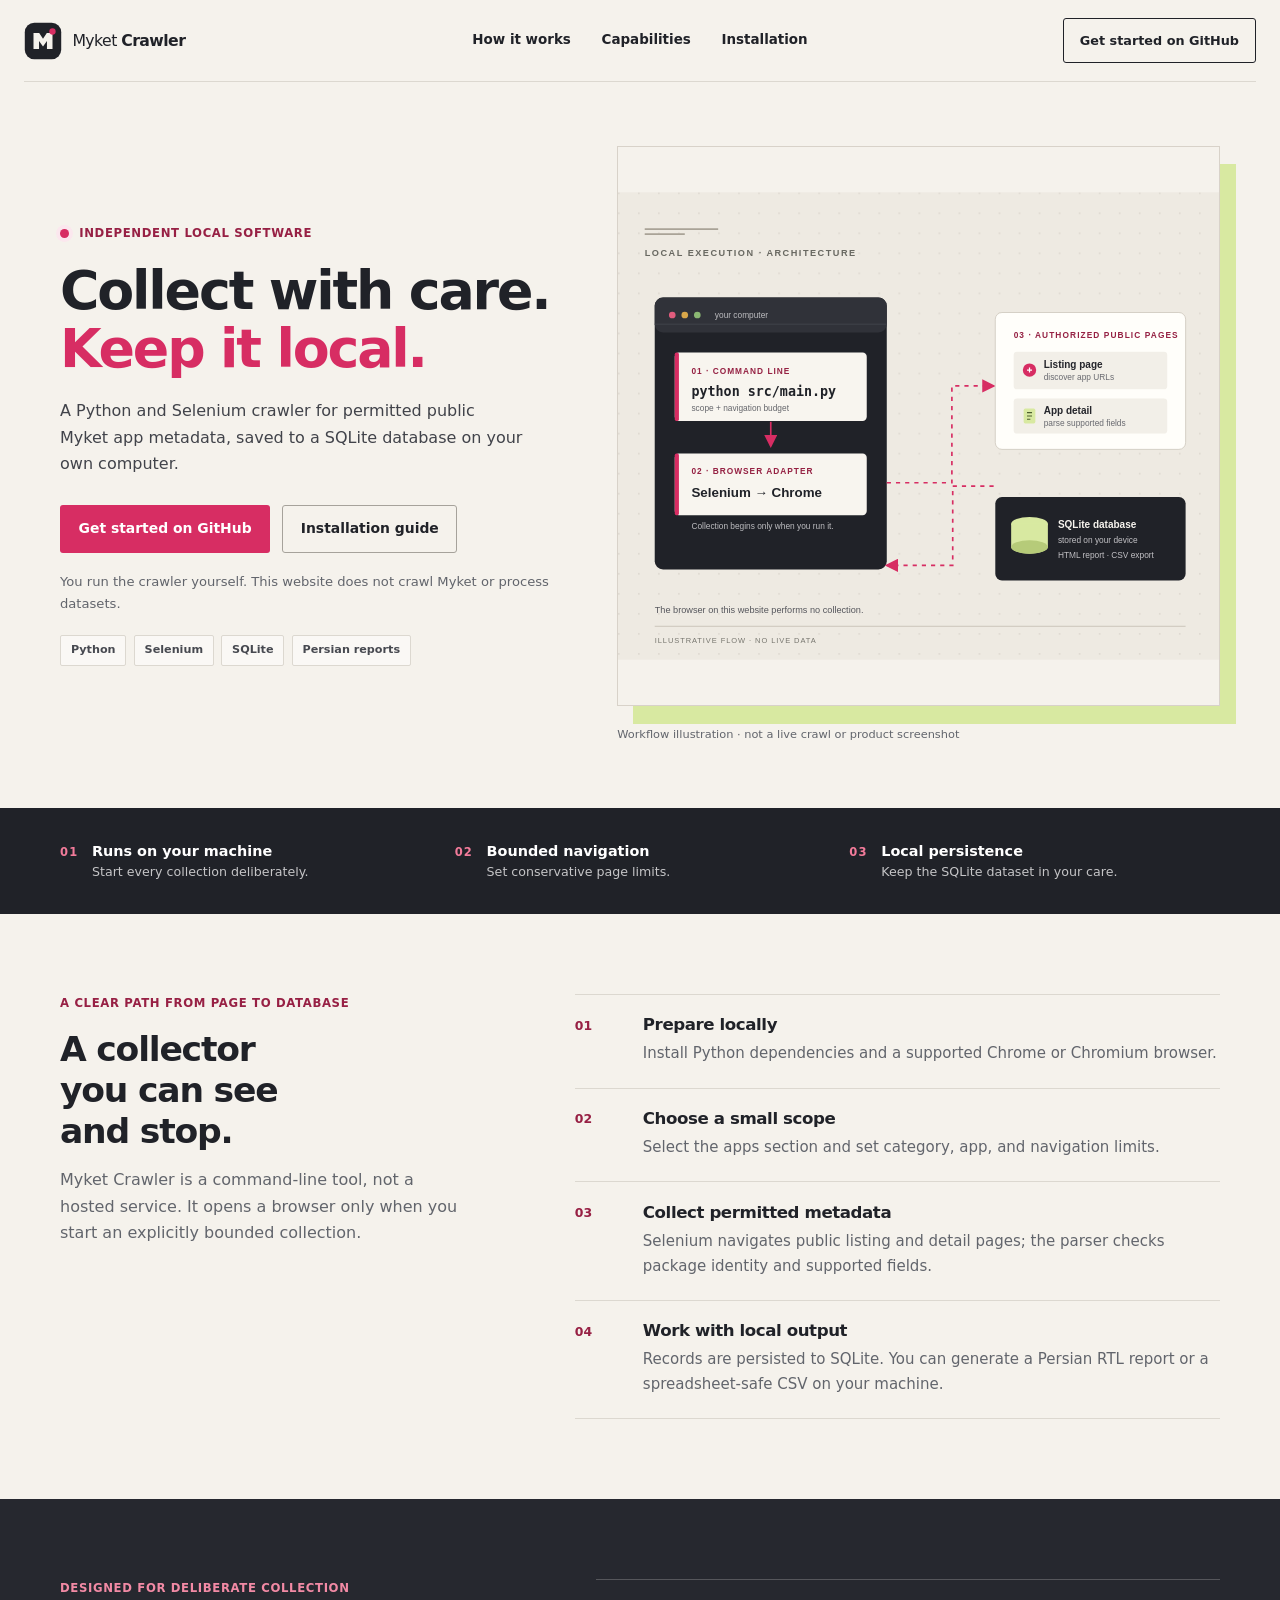
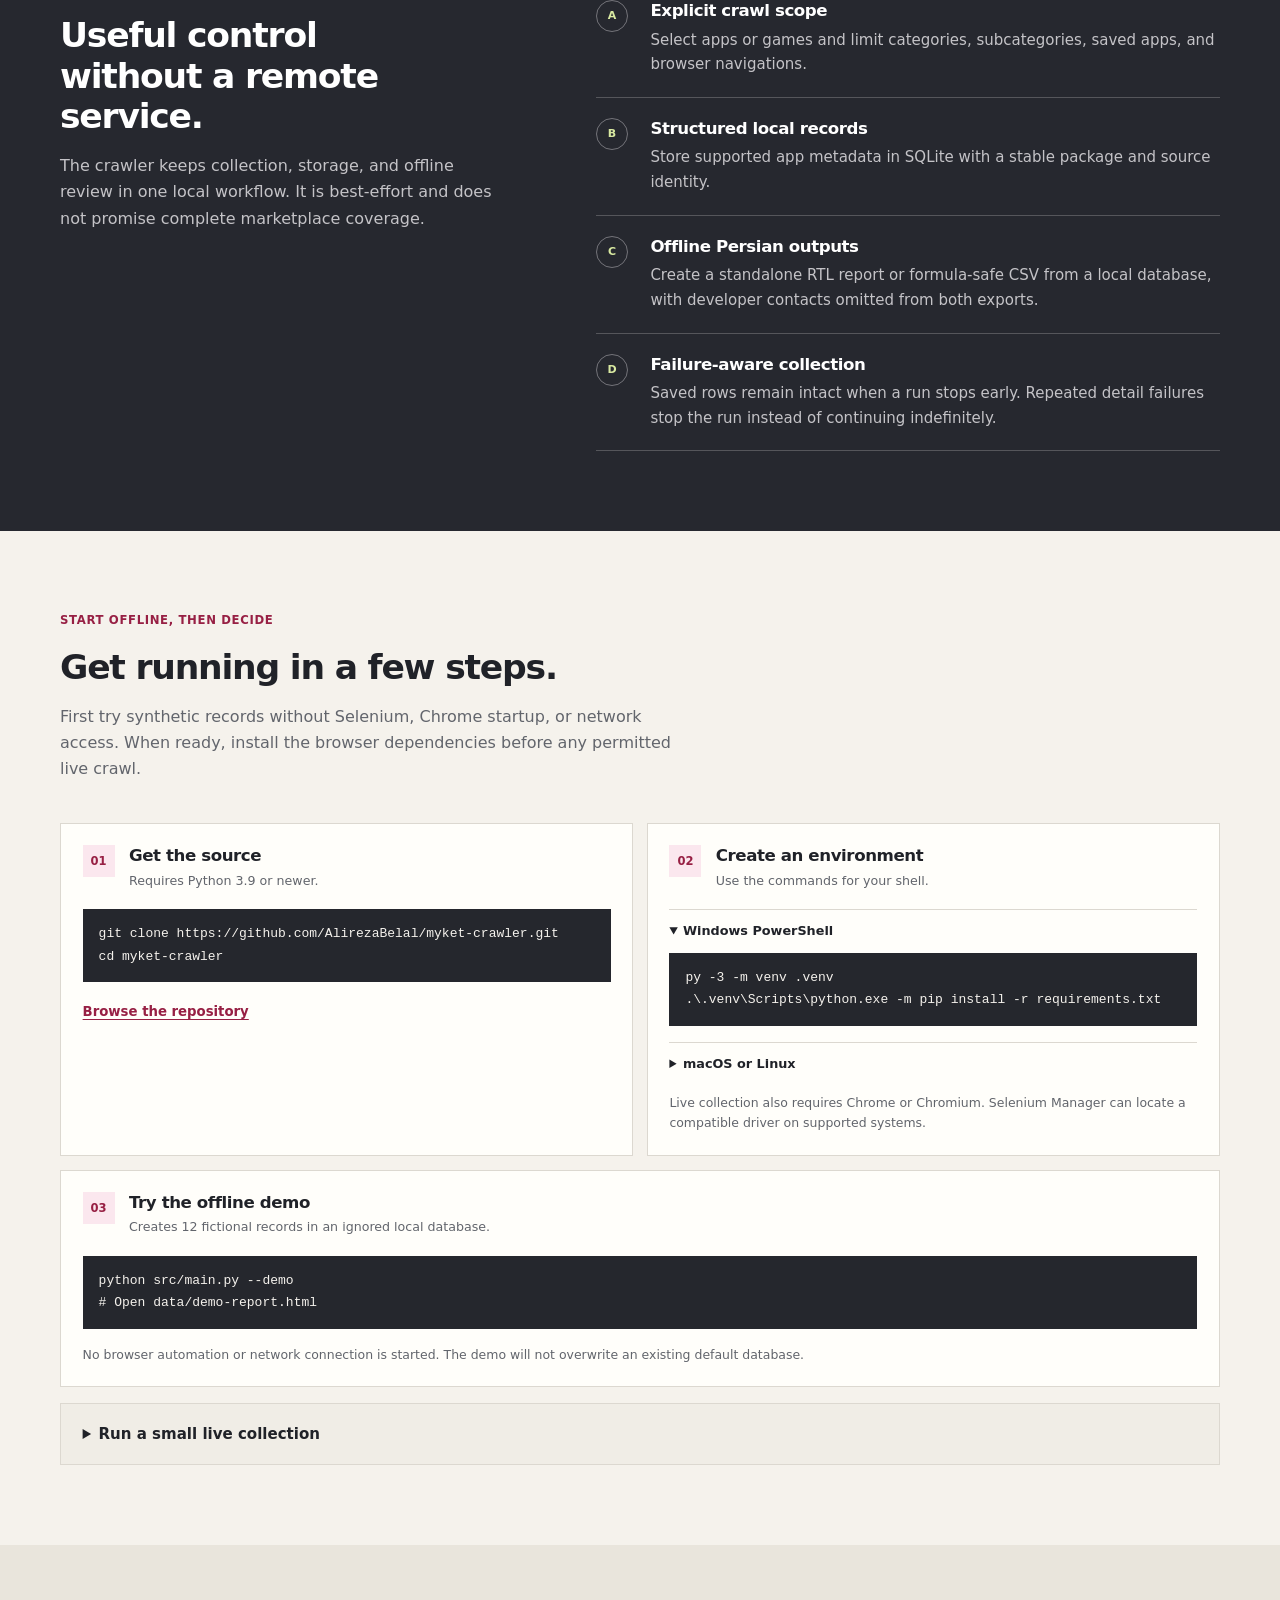
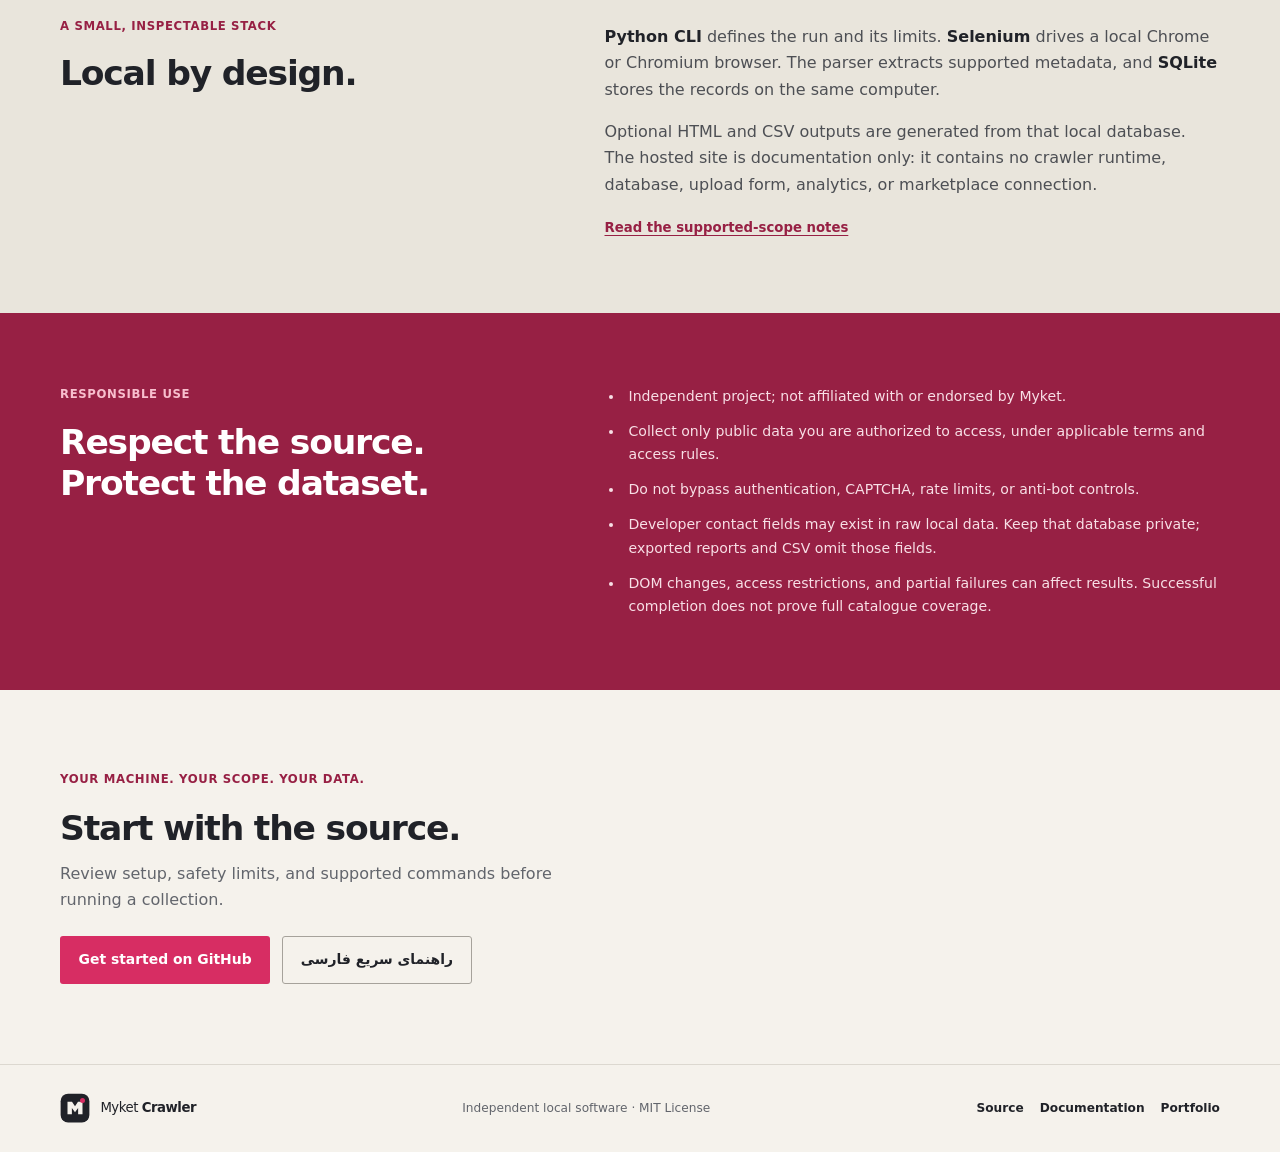
<file: site/index.html>
<!doctype html>
<html lang="en">
  <head>
    <meta charset="utf-8">
    <meta name="viewport" content="width=device-width, initial-scale=1">
    <meta name="theme-color" content="#f5f2ec">
    <meta name="description" content="Myket Crawler is a local Python and Selenium tool for collecting permitted public Android app metadata into SQLite.">
    <meta name="robots" content="index,follow">
    <meta http-equiv="Content-Security-Policy" content="default-src 'self'; img-src 'self'; style-src 'self'; font-src 'self'; script-src 'none'; connect-src 'none'; object-src 'none'; base-uri 'self'; form-action 'none'">
    <link rel="canonical" href="https://alirezabelal.github.io/myket-crawler/">
    <link rel="icon" href="./assets/myket-mark.svg" type="image/svg+xml">
    <link rel="stylesheet" href="./styles.css">
    <meta property="og:type" content="website">
    <meta property="og:title" content="Myket Crawler — Local app metadata research">
    <meta property="og:description" content="A deliberately bounded Python and Selenium crawler with local SQLite storage and offline Persian reports.">
    <meta property="og:url" content="https://alirezabelal.github.io/myket-crawler/">
    <title>Myket Crawler — Local Android app research</title>
  </head>
  <body>
    <a class="skip-link" href="#main">Skip to content</a>
    <header class="site-header">
      <a class="wordmark" href="#top" aria-label="Myket Crawler home">
        <img src="./assets/myket-mark.svg" width="38" height="38" alt="">
        <span>Myket <b>Crawler</b></span>
      </a>
      <nav class="site-nav" aria-label="Main navigation">
        <a href="#workflow">How it works</a>
        <a href="#capabilities">Capabilities</a>
        <a href="#install">Installation</a>
      </nav>
      <a class="header-cta" href="https://github.com/AlirezaBelal/myket-crawler" target="_blank" rel="noopener noreferrer">Get started on GitHub</a>
    </header>

    <main id="main">
      <section class="hero section-shell" id="top" aria-labelledby="hero-title">
        <div class="hero-copy">
          <p class="eyebrow"><span class="signal-dot" aria-hidden="true"></span>Independent local software</p>
          <h1 id="hero-title">Collect with care.<br><span>Keep it local.</span></h1>
          <p class="hero-lede">A Python and Selenium crawler for permitted public Myket app metadata, saved to a SQLite database on your own computer.</p>
          <div class="hero-actions">
            <a class="button button-primary" href="https://github.com/AlirezaBelal/myket-crawler" target="_blank" rel="noopener noreferrer">Get started on GitHub</a>
            <a class="button button-secondary" href="#install">Installation guide</a>
          </div>
          <p class="hero-note">You run the crawler yourself. This website does not crawl Myket or process datasets.</p>
          <ul class="technology-list" aria-label="Technology">
            <li>Python</li><li>Selenium</li><li>SQLite</li><li>Persian reports</li>
          </ul>
        </div>
        <figure class="hero-art">
          <img src="./assets/crawler-workflow.svg" width="720" height="560" alt="Illustration of a local Python crawler following a permitted Myket page to collect app metadata into a SQLite database on the user's computer.">
          <figcaption>Workflow illustration · not a live crawl or product screenshot</figcaption>
        </figure>
      </section>

      <section class="fact-rail" aria-label="Product boundaries">
        <div><span class="fact-number">01</span><p><strong>Runs on your machine</strong><br>Start every collection deliberately.</p></div>
        <div><span class="fact-number">02</span><p><strong>Bounded navigation</strong><br>Set conservative page limits.</p></div>
        <div><span class="fact-number">03</span><p><strong>Local persistence</strong><br>Keep the SQLite dataset in your care.</p></div>
      </section>

      <section class="section-shell workflow-section" id="workflow" aria-labelledby="workflow-title">
        <div class="section-heading">
          <p class="eyebrow">A clear path from page to database</p>
          <h2 id="workflow-title">A collector you can see<br>and stop.</h2>
          <p>Myket Crawler is a command-line tool, not a hosted service. It opens a browser only when you start an explicitly bounded collection.</p>
        </div>
        <ol class="workflow-list">
          <li><span class="step-index">01</span><div><h3>Prepare locally</h3><p>Install Python dependencies and a supported Chrome or Chromium browser.</p></div></li>
          <li><span class="step-index">02</span><div><h3>Choose a small scope</h3><p>Select the apps section and set category, app, and navigation limits.</p></div></li>
          <li><span class="step-index">03</span><div><h3>Collect permitted metadata</h3><p>Selenium navigates public listing and detail pages; the parser checks package identity and supported fields.</p></div></li>
          <li><span class="step-index">04</span><div><h3>Work with local output</h3><p>Records are persisted to SQLite. You can generate a Persian RTL report or a spreadsheet-safe CSV on your machine.</p></div></li>
        </ol>
      </section>

      <section class="capabilities-section" id="capabilities" aria-labelledby="capabilities-title">
        <div class="section-shell capabilities-layout">
          <div class="section-heading">
            <p class="eyebrow">Designed for deliberate collection</p>
            <h2 id="capabilities-title">Useful control<br>without a remote service.</h2>
            <p>The crawler keeps collection, storage, and offline review in one local workflow. It is best-effort and does not promise complete marketplace coverage.</p>
          </div>
          <div class="capability-list">
            <article><span class="capability-mark" aria-hidden="true">A</span><div><h3>Explicit crawl scope</h3><p>Select apps or games and limit categories, subcategories, saved apps, and browser navigations.</p></div></article>
            <article><span class="capability-mark" aria-hidden="true">B</span><div><h3>Structured local records</h3><p>Store supported app metadata in SQLite with a stable package and source identity.</p></div></article>
            <article><span class="capability-mark" aria-hidden="true">C</span><div><h3>Offline Persian outputs</h3><p>Create a standalone RTL report or formula-safe CSV from a local database, with developer contacts omitted from both exports.</p></div></article>
            <article><span class="capability-mark" aria-hidden="true">D</span><div><h3>Failure-aware collection</h3><p>Saved rows remain intact when a run stops early. Repeated detail failures stop the run instead of continuing indefinitely.</p></div></article>
          </div>
        </div>
      </section>

      <section class="section-shell install-section" id="install" aria-labelledby="install-title">
        <div class="section-heading install-heading">
          <p class="eyebrow">Start offline, then decide</p>
          <h2 id="install-title">Get running in a few steps.</h2>
          <p>First try synthetic records without Selenium, Chrome startup, or network access. When ready, install the browser dependencies before any permitted live crawl.</p>
        </div>

        <div class="install-grid">
          <article class="install-panel">
            <div class="panel-heading"><span class="panel-step">01</span><div><h3>Get the source</h3><p>Requires Python 3.9 or newer.</p></div></div>
            <pre tabindex="0" aria-label="Command example"><code>git clone https://github.com/AlirezaBelal/myket-crawler.git
cd myket-crawler</code></pre>
            <a class="text-link" href="https://github.com/AlirezaBelal/myket-crawler" target="_blank" rel="noopener noreferrer">Browse the repository</a>
          </article>
          <article class="install-panel">
            <div class="panel-heading"><span class="panel-step">02</span><div><h3>Create an environment</h3><p>Use the commands for your shell.</p></div></div>
            <details class="command-details" open>
              <summary>Windows PowerShell</summary>
              <pre tabindex="0" aria-label="Command example"><code>py -3 -m venv .venv
.\.venv\Scripts\python.exe -m pip install -r requirements.txt</code></pre>
            </details>
            <details class="command-details">
              <summary>macOS or Linux</summary>
              <pre tabindex="0" aria-label="Command example"><code>python3 -m venv .venv
. .venv/bin/activate
python -m pip install -r requirements.txt</code></pre>
            </details>
            <p class="support-note">Live collection also requires Chrome or Chromium. Selenium Manager can locate a compatible driver on supported systems.</p>
          </article>
          <article class="install-panel install-panel-wide">
            <div class="panel-heading"><span class="panel-step">03</span><div><h3>Try the offline demo</h3><p>Creates 12 fictional records in an ignored local database.</p></div></div>
            <pre tabindex="0" aria-label="Command example"><code>python src/main.py --demo
# Open data/demo-report.html</code></pre>
            <p class="support-note">No browser automation or network connection is started. The demo will not overwrite an existing default database.</p>
          </article>
        </div>

        <details class="live-run">
          <summary>Run a small live collection</summary>
          <div class="live-run-content">
            <p>Only continue after confirming that the pages and data you intend to access are permitted. Review applicable Myket terms and access rules, use conservative delays, and never bypass authentication, CAPTCHA, rate limits, or anti-bot controls.</p>
            <pre tabindex="0" aria-label="Command example"><code>python src/main.py --section apps --category-limit 1 \
  --subcategory-limit 1 --max-apps 3 --max-navigations 20</code></pre>
            <p>This example targets at most three successful saves and twenty calls to Selenium <code>driver.get()</code>. That limit does not cap browser subresources, redirects, or requests initiated by a page. A capped or partially failed run exits with status 1 and keeps saved records.</p>
            <p>The database defaults to <code>data/myket_results.db</code>. Raw records may contain optional developer contact fields; keep the database private and review data-handling obligations before sharing it.</p>
          </div>
        </details>
      </section>

      <section class="architecture-section" aria-labelledby="architecture-title">
        <div class="section-shell architecture-layout">
          <div class="section-heading">
            <p class="eyebrow">A small, inspectable stack</p>
            <h2 id="architecture-title">Local by design.</h2>
          </div>
          <div class="architecture-copy">
            <p><strong>Python CLI</strong> defines the run and its limits. <strong>Selenium</strong> drives a local Chrome or Chromium browser. The parser extracts supported metadata, and <strong>SQLite</strong> stores the records on the same computer.</p>
            <p>Optional HTML and CSV outputs are generated from that local database. The hosted site is documentation only: it contains no crawler runtime, database, upload form, analytics, or marketplace connection.</p>
            <a class="text-link" href="https://github.com/AlirezaBelal/myket-crawler/blob/master/PRODUCT.md" target="_blank" rel="noopener noreferrer">Read the supported-scope notes</a>
          </div>
        </div>
      </section>

      <section class="responsible-section" aria-labelledby="responsible-title">
        <div class="section-shell responsible-layout">
          <div><p class="eyebrow">Responsible use</p><h2 id="responsible-title">Respect the source.<br>Protect the dataset.</h2></div>
          <ul>
            <li>Independent project; not affiliated with or endorsed by Myket.</li>
            <li>Collect only public data you are authorized to access, under applicable terms and access rules.</li>
            <li>Do not bypass authentication, CAPTCHA, rate limits, or anti-bot controls.</li>
            <li>Developer contact fields may exist in raw local data. Keep that database private; exported reports and CSV omit those fields.</li>
            <li>DOM changes, access restrictions, and partial failures can affect results. Successful completion does not prove full catalogue coverage.</li>
          </ul>
        </div>
      </section>

      <section class="final-cta section-shell" aria-labelledby="final-title">
        <p class="eyebrow">Your machine. Your scope. Your data.</p>
        <h2 id="final-title">Start with the source.</h2>
        <p>Review setup, safety limits, and supported commands before running a collection.</p>
        <div class="hero-actions">
          <a class="button button-primary" href="https://github.com/AlirezaBelal/myket-crawler" target="_blank" rel="noopener noreferrer">Get started on GitHub</a>
          <a class="button button-secondary" href="https://github.com/AlirezaBelal/myket-crawler/blob/master/QUICKSTART.fa.md" target="_blank" rel="noopener noreferrer">راهنمای سریع فارسی</a>
        </div>
      </section>
    </main>

    <footer class="site-footer">
      <a class="wordmark footer-wordmark" href="#top"><img src="./assets/myket-mark.svg" width="30" height="30" alt=""><span>Myket <b>Crawler</b></span></a>
      <p>Independent local software · MIT License</p>
      <nav aria-label="Footer navigation"><a href="https://github.com/AlirezaBelal/myket-crawler" target="_blank" rel="noopener noreferrer">Source</a><a href="https://github.com/AlirezaBelal/myket-crawler/blob/master/README.md" target="_blank" rel="noopener noreferrer">Documentation</a><a href="https://alirezabelal.github.io/work/lab/myket-crawler/" target="_blank" rel="noopener noreferrer">Portfolio</a></nav>
    </footer>
  </body>
</html>
</file>
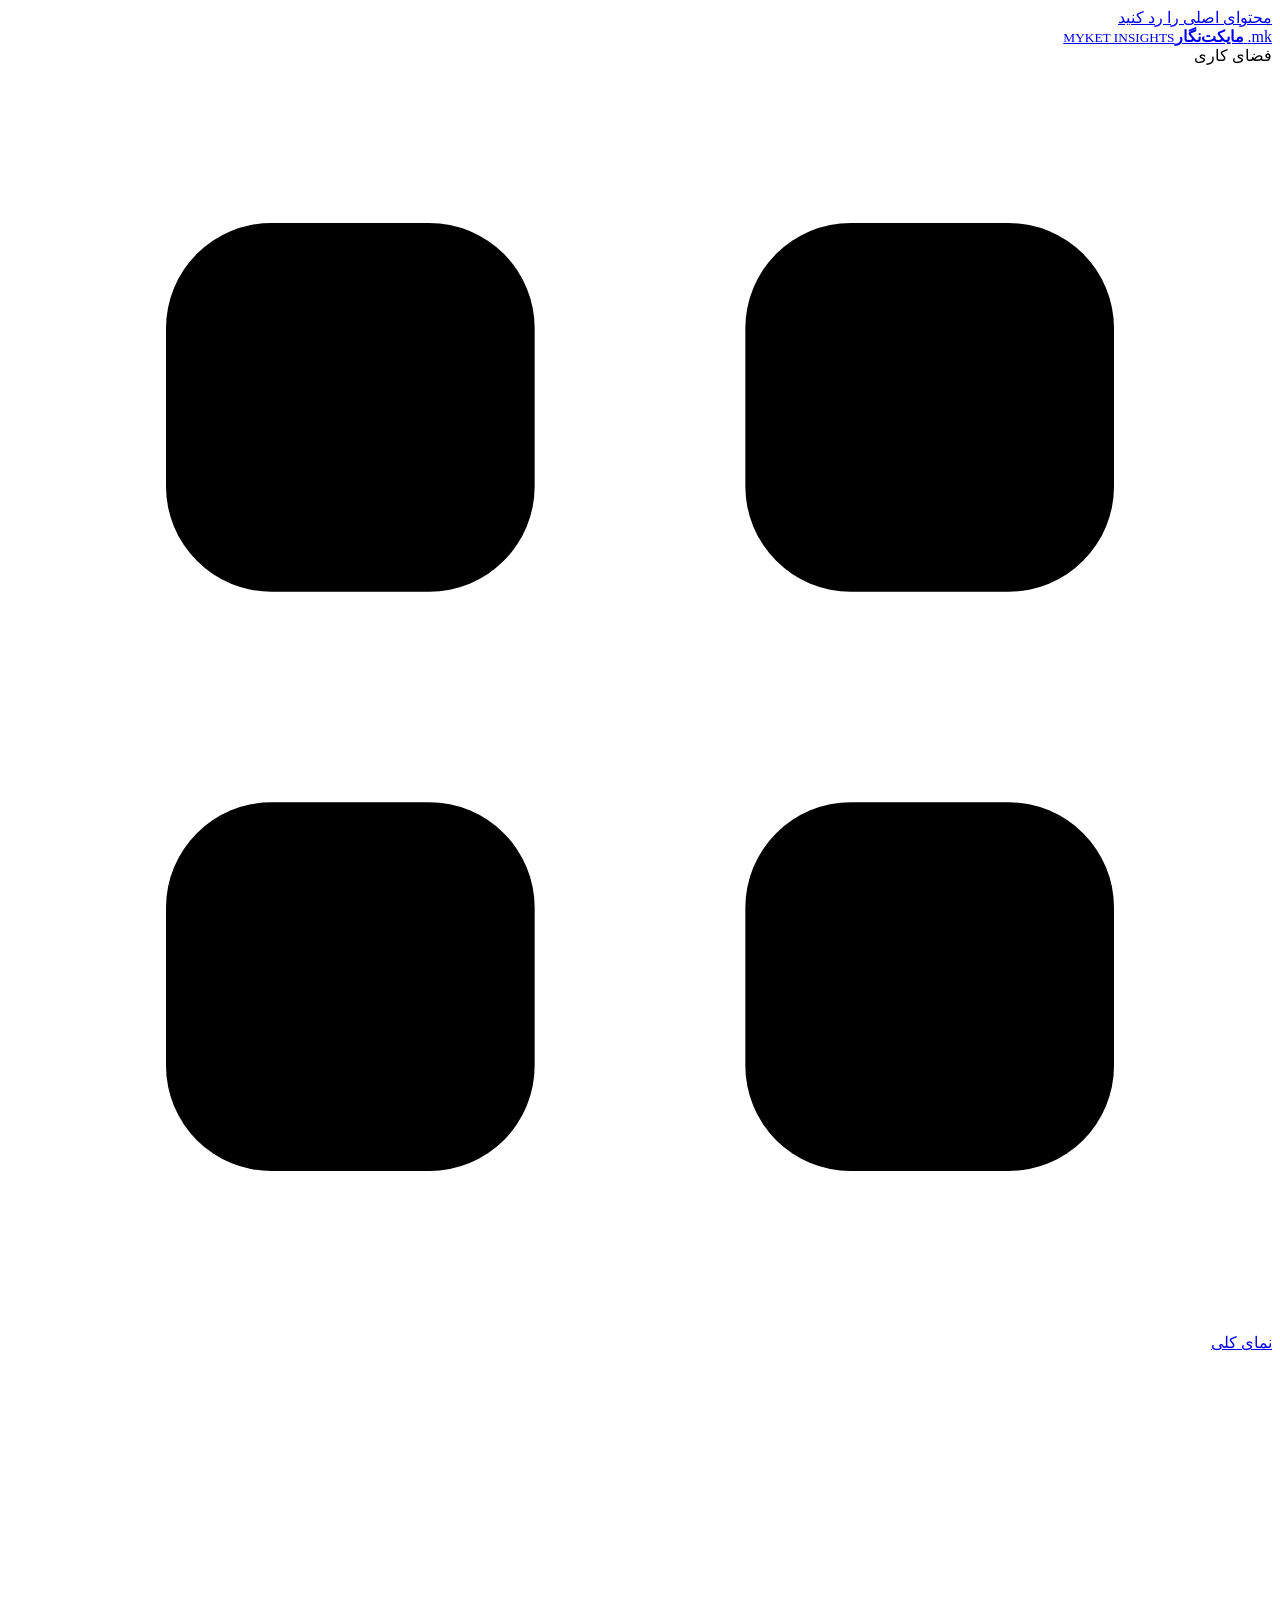
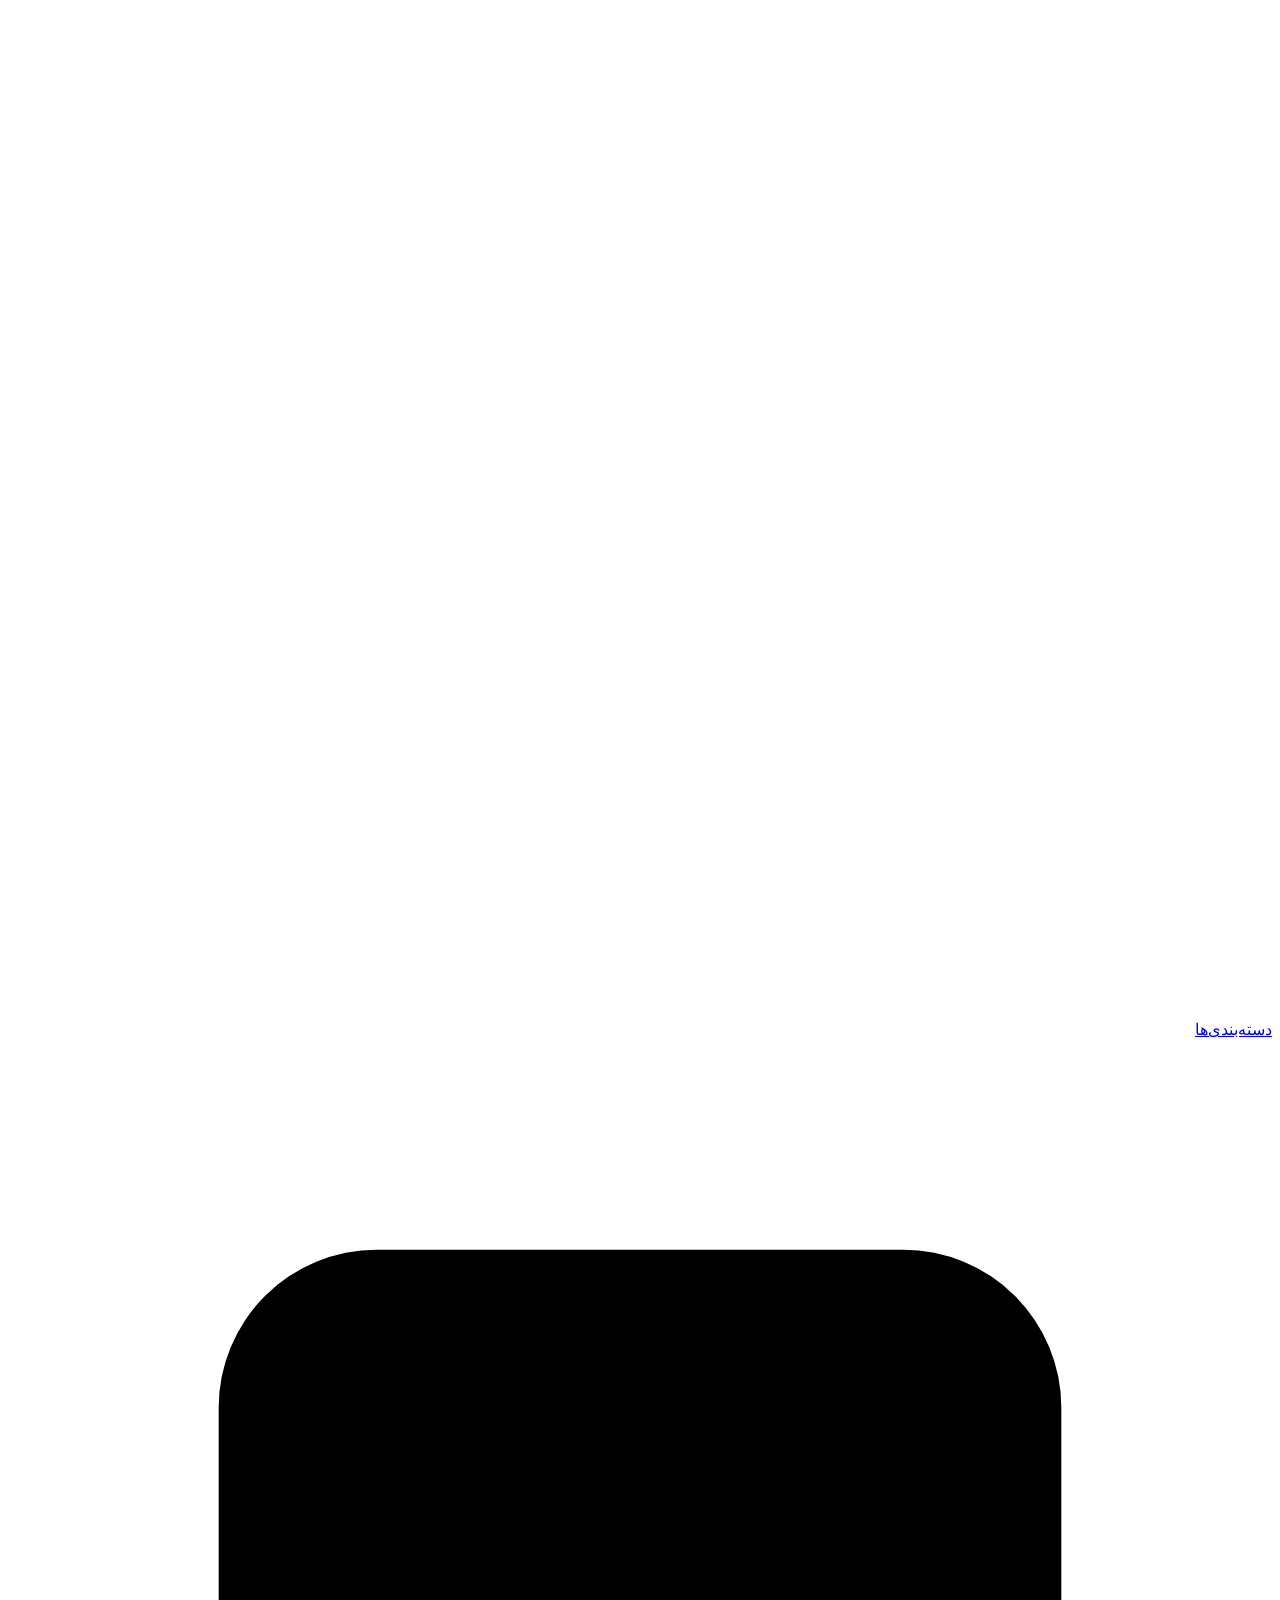
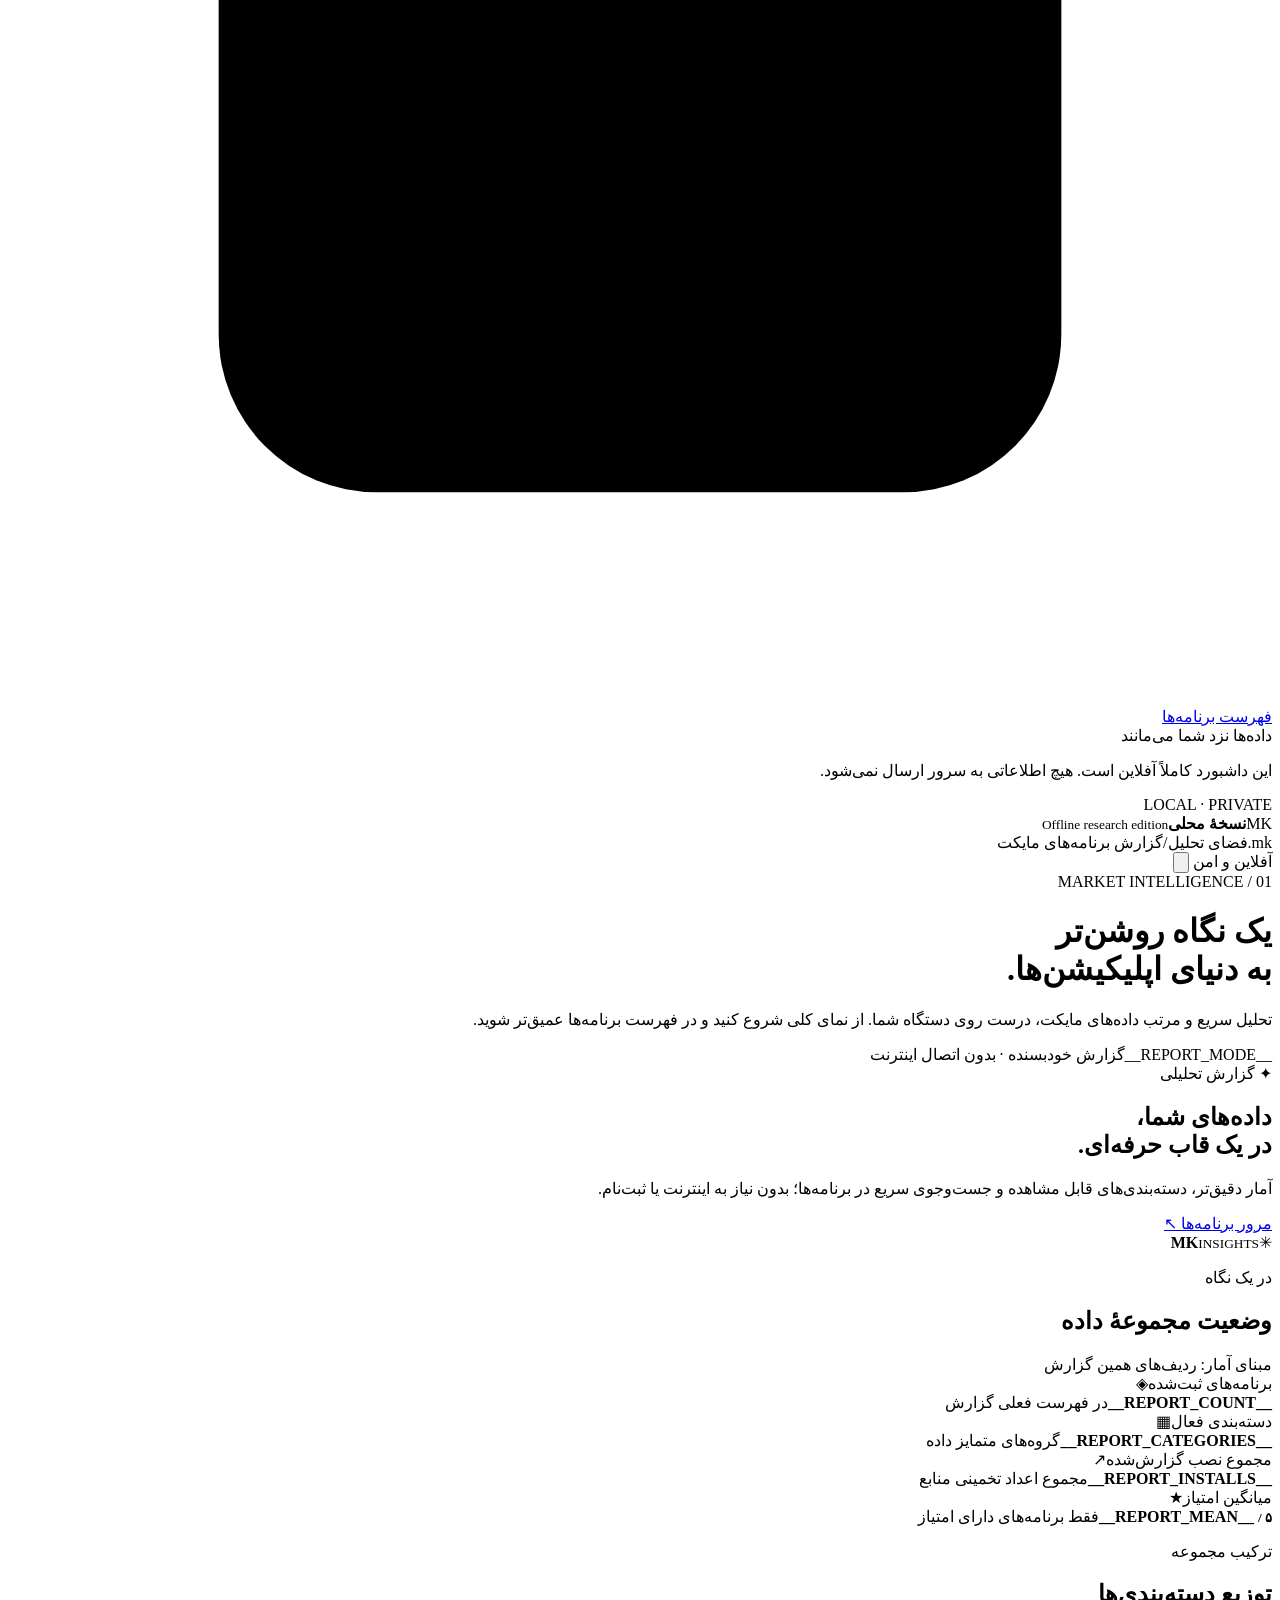
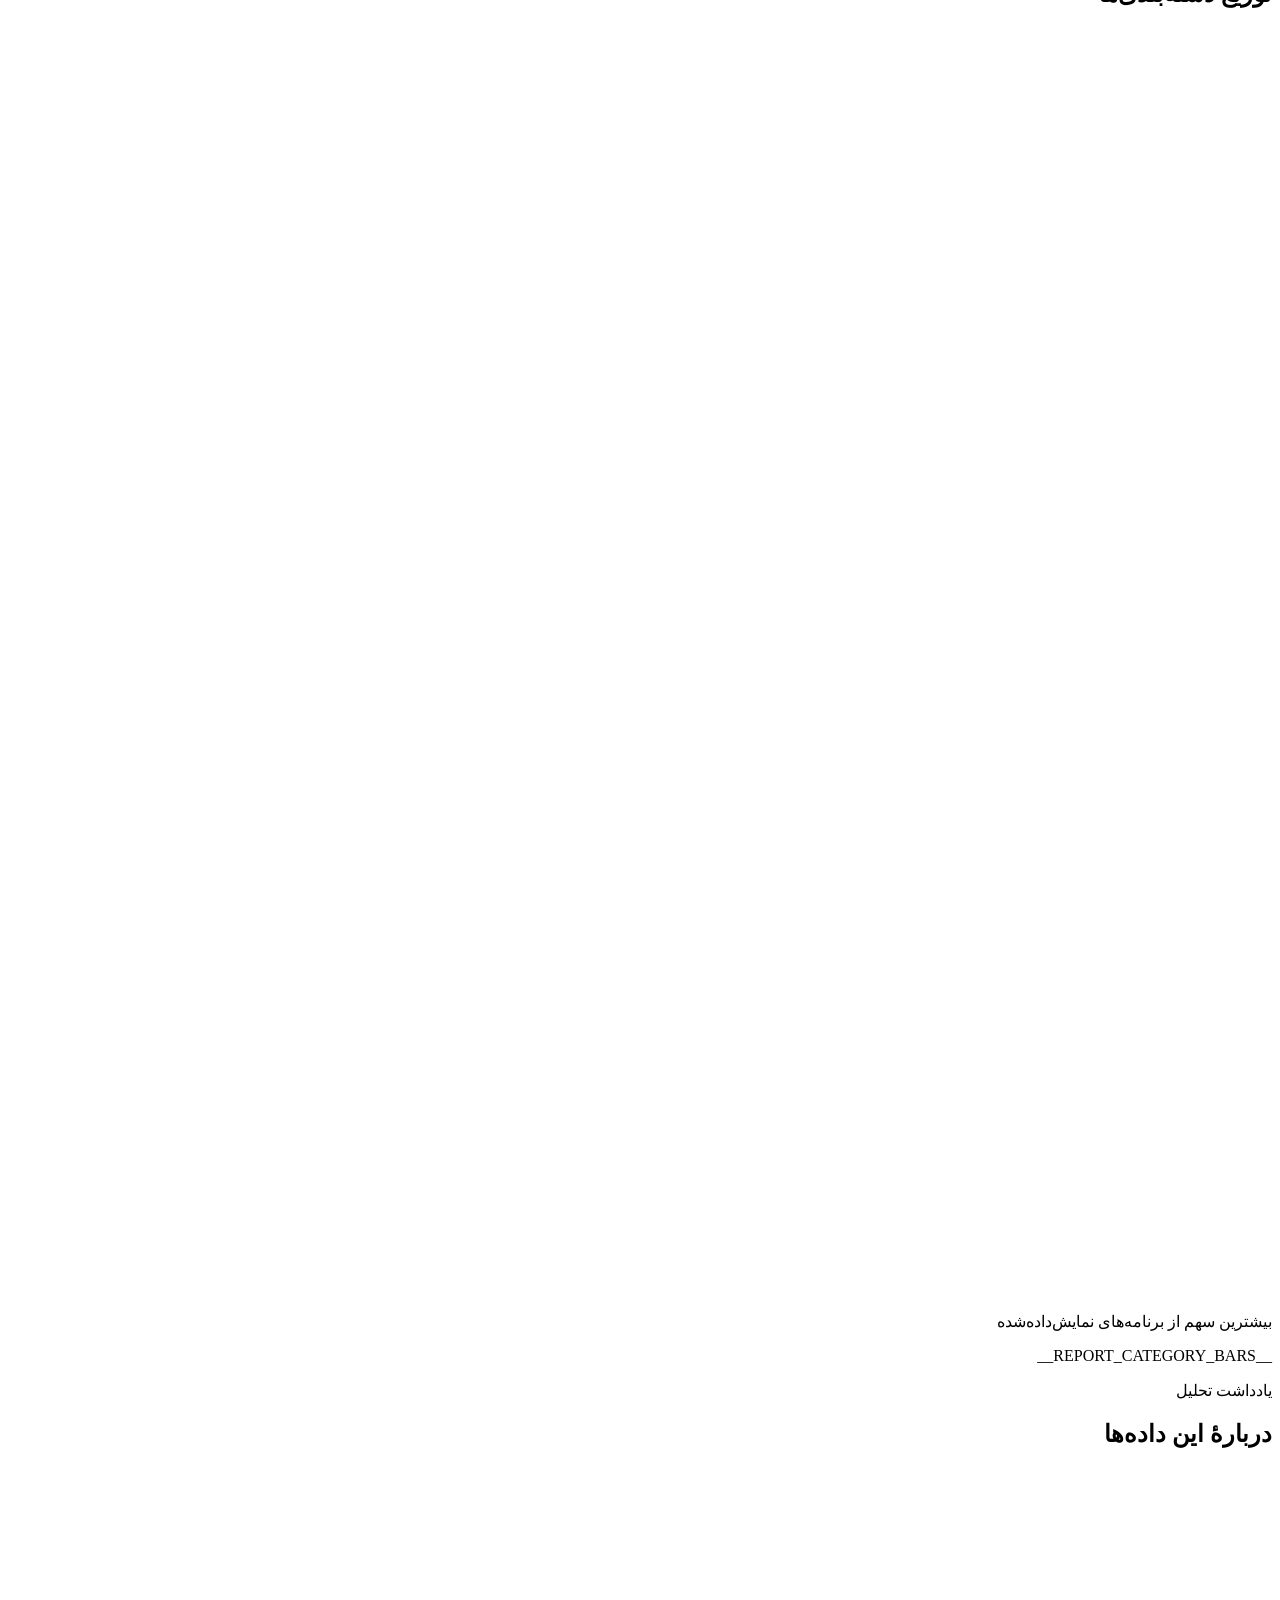
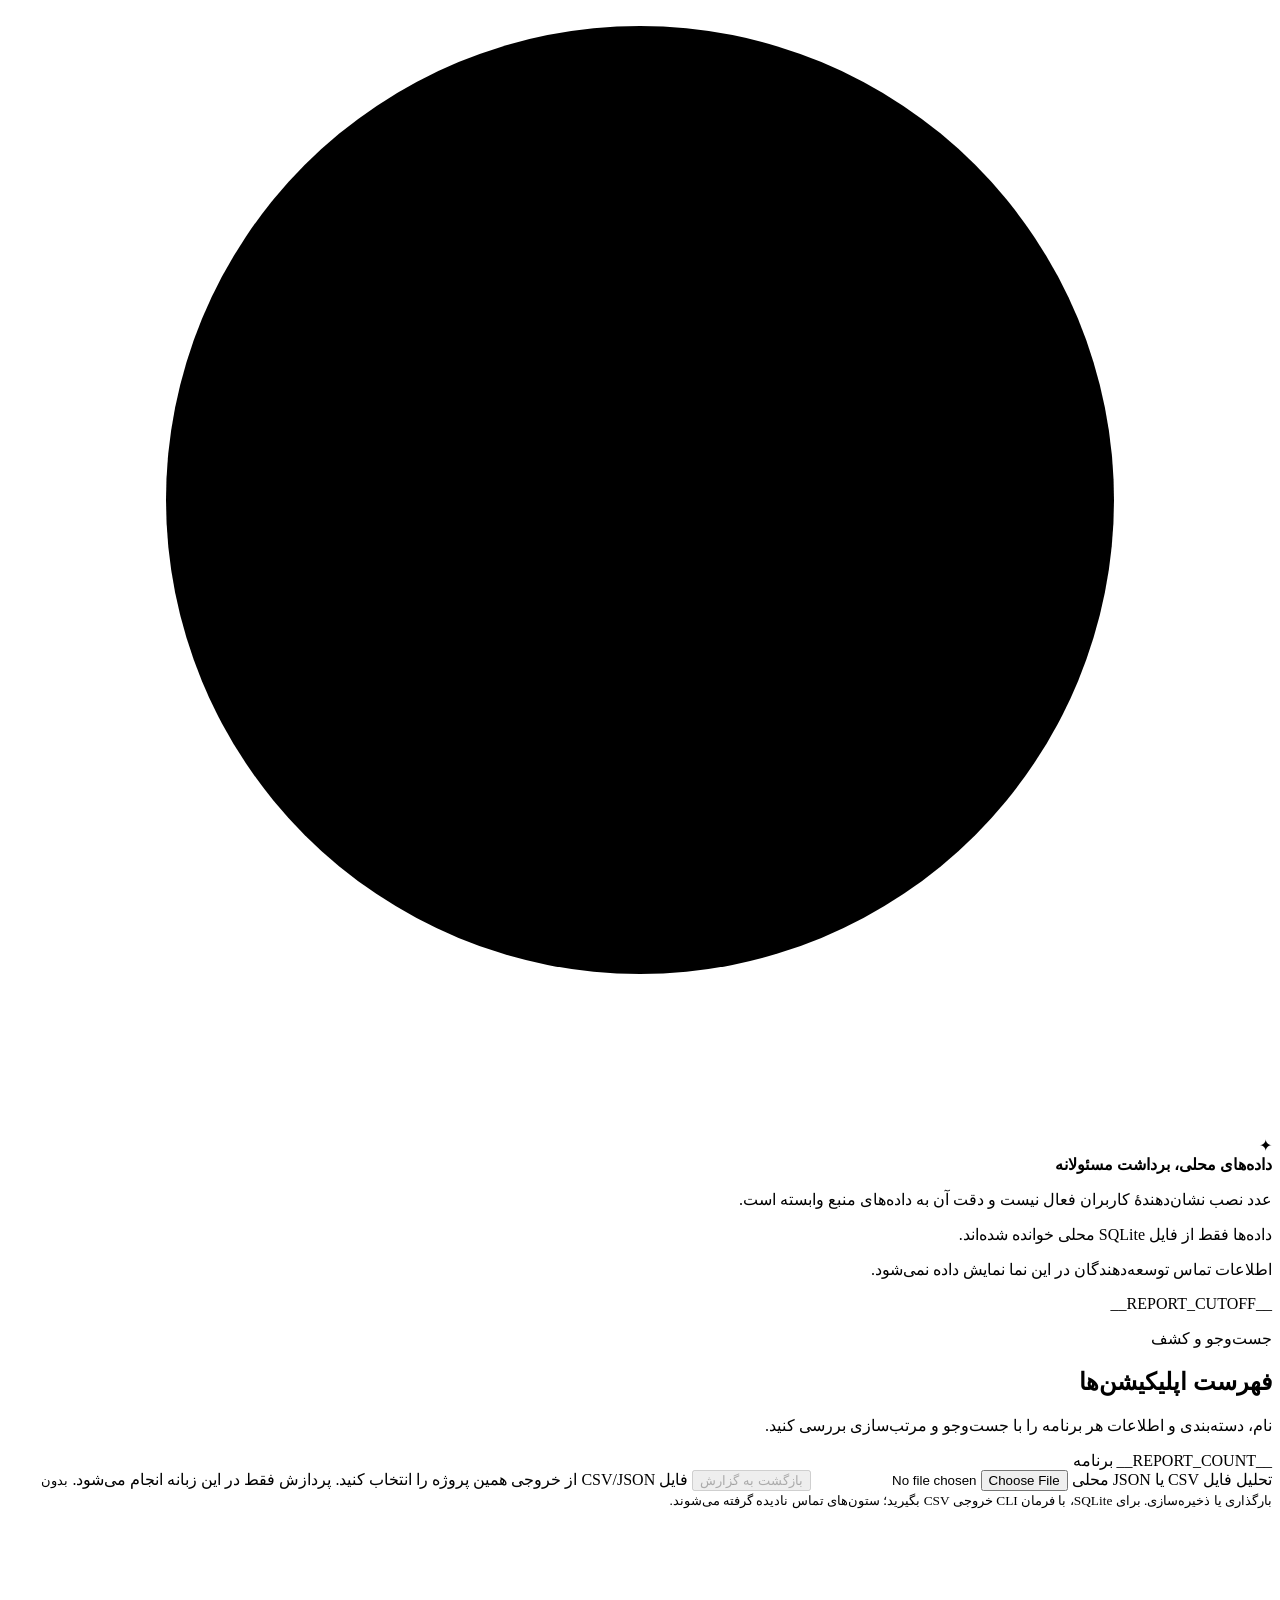
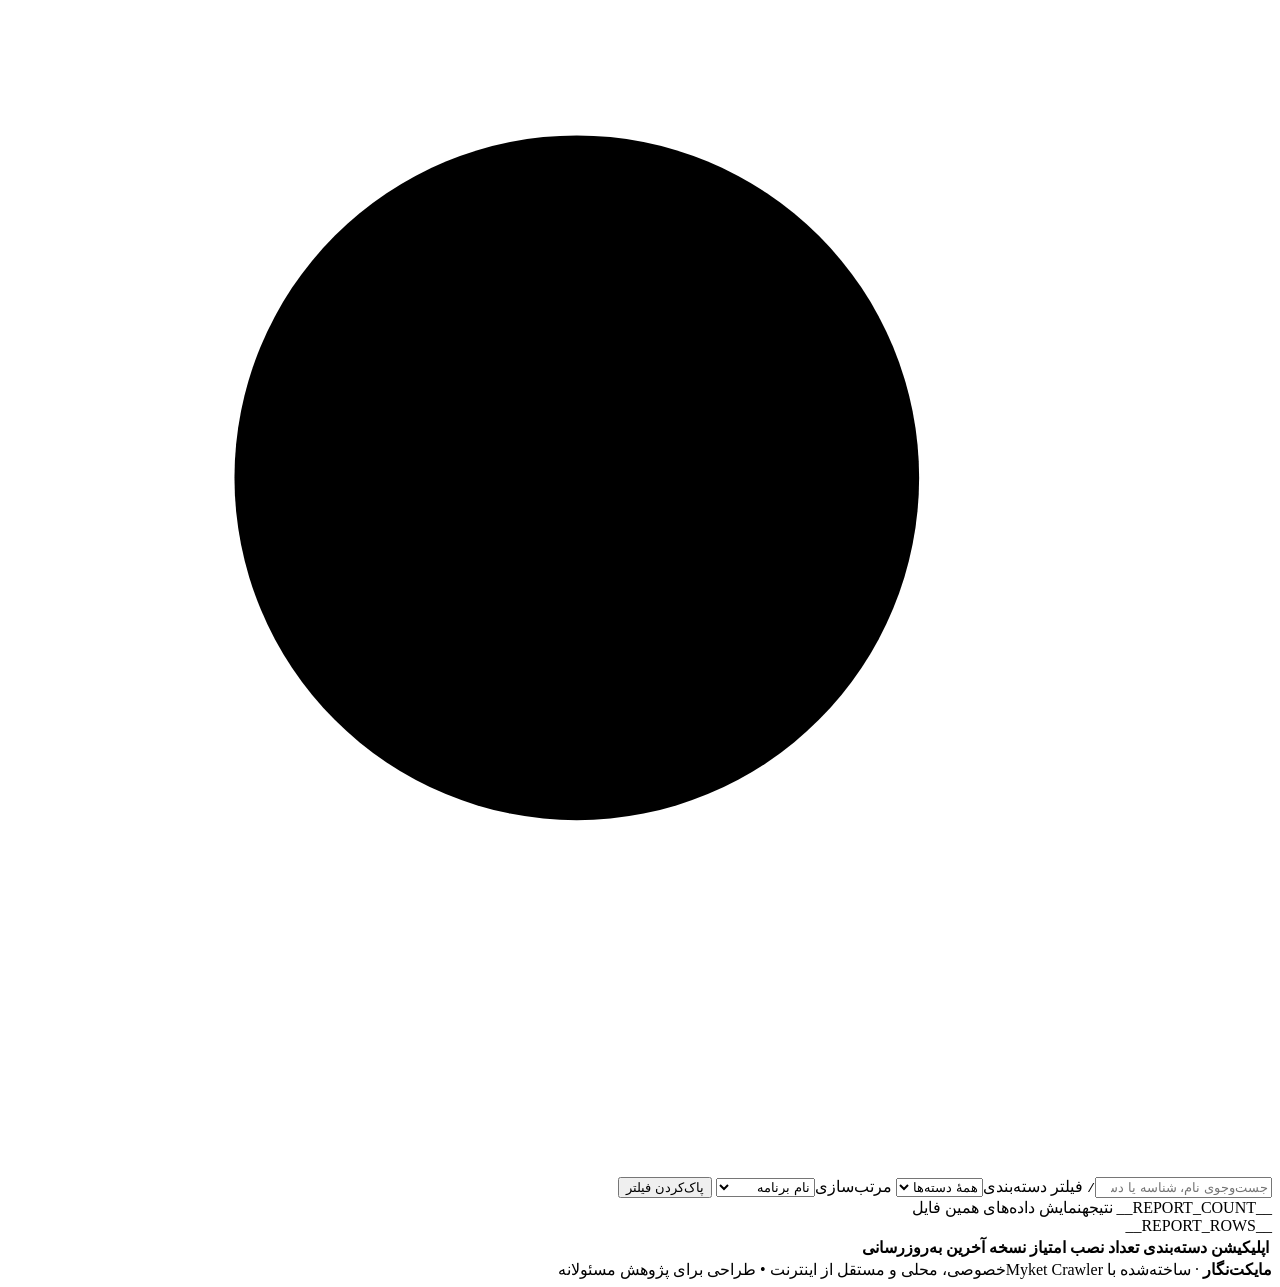
<file: src/report_template.html>
<!doctype html>
<html lang="fa" dir="rtl">
<head>
  <meta charset="utf-8">
  <link rel="icon" href="./favicon.svg" type="image/svg+xml">
  <meta name="viewport" content="width=device-width, initial-scale=1">
  <meta name="color-scheme" content="light dark">
  <meta http-equiv="Content-Security-Policy" content="default-src 'none'; img-src 'self'; font-src 'none'; connect-src 'none'; script-src 'unsafe-inline'; style-src 'unsafe-inline'; base-uri 'none'; form-action 'none'">
  <title>مایکت | داشبورد پژوهش بازار</title>
  <style>__REPORT_STYLE__</style>
</head>
<body>
  <a class="skip-link" href="#overview">محتوای اصلی را رد کنید</a>
<div class="app-shell">
  <aside class="sidebar" aria-label="منوی گزارش">
    <a class="identity" href="#overview" aria-label="بازگشت به نمای کلی">
      <span class="brand-mark" aria-hidden="true"><span class="mark-dot"></span><span>mk.</span></span>
      <span class="identity-copy"><strong>مایکت‌نگار</strong><small>MYKET INSIGHTS</small></span>
    </a>
    <div class="sidebar-section-label">فضای کاری</div>
    <nav class="sidebar-nav" aria-label="بخش‌های گزارش">
      <a class="nav-link selected" href="#overview" aria-current="location">
        <svg viewBox="0 0 24 24" aria-hidden="true"><rect x="3" y="3" width="7" height="7" rx="2"/><rect x="14" y="3" width="7" height="7" rx="2"/><rect x="3" y="14" width="7" height="7" rx="2"/><rect x="14" y="14" width="7" height="7" rx="2"/></svg>
        <span>نمای کلی</span><span class="nav-indicator"></span>
      </a>
      <a class="nav-link" href="#categories">
        <svg viewBox="0 0 24 24" aria-hidden="true"><path d="M4 19V11M10 19V5M16 19v-9M22 19v-5" stroke-linecap="round"/></svg>
        <span>دسته‌بندی‌ها</span>
      </a>
      <a class="nav-link" href="#inventory">
        <svg viewBox="0 0 24 24" aria-hidden="true"><rect x="4" y="4" width="16" height="16" rx="3"/><path d="M8 9h8M8 13h8M8 17h5" stroke-linecap="round"/></svg>
        <span>فهرست برنامه‌ها</span>
      </a>
    </nav>
    <div class="sidebar-note">
      <span class="note-glow" aria-hidden="true"></span>
      <div class="note-heading">داده‌ها نزد شما می‌مانند</div>
      <p>این داشبورد کاملاً آفلاین است. هیچ اطلاعاتی به سرور ارسال نمی‌شود.</p>
      <div class="note-footer"><span class="signal" aria-hidden="true"></span> LOCAL · PRIVATE</div>
    </div>
    <div class="sidebar-bottom"><span class="sidebar-avatar" aria-hidden="true">MK</span><span><strong>نسخهٔ محلی</strong><small>Offline research edition</small></span></div>
  </aside>

  <div class="workspace">
    <header class="topbar">
      <div class="crumbs"><span class="mobile-brand">mk.</span><span class="crumb-primary">فضای تحلیل</span><span class="slash">/</span><span>گزارش برنامه‌های مایکت</span></div>
      <div class="top-actions">
        <span class="connection-badge"><span class="signal" aria-hidden="true"></span> آفلاین و امن</span>
        <button id="theme-toggle" class="icon-button" type="button" aria-label="تغییر تم روشن و تیره" aria-pressed="false" title="تغییر تم">
          <svg viewBox="0 0 24 24" aria-hidden="true"><path d="M20 15.2A8 8 0 0 1 8.8 4 8 8 0 1 0 20 15.2Z" stroke-linejoin="round"/></svg>
        </button>
      </div>
    </header>

    <main class="content" id="overview" tabindex="-1">
      <div class="section-heading">
        <div><div class="eyebrow"><span class="eyebrow-rule" aria-hidden="true"></span> MARKET INTELLIGENCE / 01</div>
          <h1>یک نگاه روشن‌تر<br><span>به دنیای اپلیکیشن‌ها.</span></h1>
          <p class="introduction">تحلیل سریع و مرتب داده‌های مایکت، درست روی دستگاه شما. از نمای کلی شروع کنید و در فهرست برنامه‌ها عمیق‌تر شوید.</p>
        </div>
        <div class="heading-aside"><span class="report-mode">__REPORT_MODE__</span><span class="report-subtitle">گزارش خودبسنده · بدون اتصال اینترنت</span></div>
      </div>

      <section class="hero" aria-label="معرفی داشبورد">
        <div class="hero-pattern" aria-hidden="true"><span></span><span></span><span></span></div>
        <div class="hero-text"><span class="hero-kicker"><span class="hero-spark" aria-hidden="true">✦</span> گزارش تحلیلی</span><h2>داده‌های شما،<br>در یک قاب حرفه‌ای.</h2><p>آمار دقیق‌تر، دسته‌بندی‌های قابل مشاهده و جست‌وجوی سریع در برنامه‌ها؛ بدون نیاز به اینترنت یا ثبت‌نام.</p><a href="#inventory" class="hero-link">مرور برنامه‌ها <span aria-hidden="true">↖</span></a></div>
        <div class="hero-visual" aria-hidden="true"><div class="visual-orbit orbit-one"></div><div class="visual-orbit orbit-two"></div><div class="visual-core"><span class="visual-core-star">✳</span><strong>MK</strong><small>INSIGHTS</small></div><div class="floating-dot dot-a"></div><div class="floating-dot dot-b"></div></div>
      </section>

      <section class="overview-section" aria-labelledby="overview-title">
        <div class="inline-heading"><div><p class="overline">در یک نگاه</p><h2 id="overview-title">وضعیت مجموعهٔ داده</h2></div><span class="soft-label">مبنای آمار: ردیف‌های همین گزارش</span></div>
        <div class="metric-grid">
          <article class="metric-card primary"><div class="metric-head"><span>برنامه‌های ثبت‌شده</span><span class="metric-icon" aria-hidden="true">◈</span></div><strong class="metric-number" dir="ltr">__REPORT_COUNT__</strong><span class="metric-caption">در فهرست فعلی گزارش</span><span class="metric-decoration" aria-hidden="true"></span></article>
          <article class="metric-card"><div class="metric-head"><span>دسته‌بندی فعال</span><span class="metric-icon violet" aria-hidden="true">▦</span></div><strong class="metric-number" dir="ltr">__REPORT_CATEGORIES__</strong><span class="metric-caption">گروه‌های متمایز داده</span></article>
          <article class="metric-card"><div class="metric-head"><span>مجموع نصب گزارش‌شده</span><span class="metric-icon blue" aria-hidden="true">↗</span></div><strong class="metric-number" dir="ltr">__REPORT_INSTALLS__</strong><span class="metric-caption">مجموع اعداد تخمینی منابع</span></article>
          <article class="metric-card"><div class="metric-head"><span>میانگین امتیاز</span><span class="metric-icon amber" aria-hidden="true">★</span></div><strong class="metric-number" dir="ltr">__REPORT_MEAN__ <small>/ ۵</small></strong><span class="metric-caption">فقط برنامه‌های دارای امتیاز</span></article>
        </div>
      </section>

      <section class="analysis-grid" id="categories" aria-label="تحلیل دسته‌بندی">
        <article class="surface distribution">
          <div class="surface-heading"><div><p class="overline">ترکیب مجموعه</p><h2>توزیع دسته‌بندی‌ها</h2></div><span class="heading-icon" aria-hidden="true"><svg viewBox="0 0 24 24"><path d="M4 16v4M10 10v10M16 4v16M22 13v7" stroke-linecap="round"/></svg></span></div>
          <p class="section-helper">بیشترین سهم از برنامه‌های نمایش‌داده‌شده</p>
          <div class="category-bars">__REPORT_CATEGORY_BARS__</div>
        </article>
        <article class="surface insights">
          <div class="surface-heading"><div><p class="overline">یادداشت تحلیل</p><h2>دربارهٔ این داده‌ها</h2></div><span class="heading-icon" aria-hidden="true"><svg viewBox="0 0 24 24"><circle cx="12" cy="12" r="9"/><path d="M12 11v5M12 7.5v.5" stroke-linecap="round"/></svg></span></div>
          <div class="insight-banner"><span class="insight-symbol" aria-hidden="true">✦</span><div><strong>داده‌های محلی، برداشت مسئولانه</strong><p>عدد نصب نشان‌دهندهٔ کاربران فعال نیست و دقت آن به داده‌های منبع وابسته است.</p></div></div>
          <div class="insight-row"><span class="insight-bullet" aria-hidden="true"></span><p>داده‌ها فقط از فایل SQLite محلی خوانده شده‌اند.</p></div>
          <div class="insight-row"><span class="insight-bullet" aria-hidden="true"></span><p>اطلاعات تماس توسعه‌دهندگان در این نما نمایش داده نمی‌شود.</p></div>
          <div class="insight-row"><span class="insight-bullet" aria-hidden="true"></span><p>__REPORT_CUTOFF__</p></div>
        </article>
      </section>

      <section class="surface inventory" id="inventory" aria-labelledby="inventory-title">
        <div class="inventory-heading"><div><p class="overline">جست‌وجو و کشف</p><h2 id="inventory-title">فهرست اپلیکیشن‌ها</h2><p class="section-helper">نام، دسته‌بندی و اطلاعات هر برنامه را با جست‌وجو و مرتب‌سازی بررسی کنید.</p></div><span class="table-count">__REPORT_COUNT__ برنامه</span></div>
        <div class="local-data-tools">
          <label for="local-data-file">تحلیل فایل CSV یا JSON محلی
            <input id="local-data-file" type="file" accept=".csv,.json,text/csv,application/json" aria-describedby="local-data-help local-data-status">
          </label>
          <button type="button" id="reset-local-data" class="reset-button" disabled>بازگشت به گزارش</button>
          <span id="local-data-status" role="status" aria-live="polite">فایل CSV/JSON از خروجی همین پروژه را انتخاب کنید. پردازش فقط در این زبانه انجام می‌شود.</span>
          <small id="local-data-help">بدون بارگذاری یا ذخیره‌سازی. برای SQLite، با فرمان CLI خروجی CSV بگیرید؛ ستون‌های تماس نادیده گرفته می‌شوند.</small>
        </div>
        <div class="toolbar">
          <label class="search-box" for="search"><svg viewBox="0 0 24 24" aria-hidden="true"><circle cx="10.8" cy="10.8" r="6.5"/><path d="m16 16 5 5" stroke-linecap="round"/></svg><input id="search" type="search" autocomplete="off" placeholder="جست‌وجوی نام، شناسه یا دسته‌بندی..." aria-label="جست‌وجوی برنامه‌ها"><kbd aria-hidden="true">/</kbd></label>
          <label class="select-wrap"><span class="sr-only">فیلتر دسته‌بندی</span><select id="category-filter" aria-label="فیلتر دسته‌بندی"><option value="">همهٔ دسته‌ها</option>__REPORT_CATEGORY_OPTIONS__</select></label>
          <label class="select-wrap"><span class="sr-only">مرتب‌سازی</span><select id="sort-order" aria-label="مرتب‌سازی"><option value="name">نام برنامه</option><option value="installs">بیشترین نصب</option><option value="rating">بالاترین امتیاز</option></select></label>
          <button type="button" id="reset-filters" class="reset-button">پاک‌کردن فیلتر</button>
        </div>
        <div class="table-info"><span id="results-count" role="status" aria-live="polite">__REPORT_COUNT__ نتیجه</span><span>نمایش داده‌های همین فایل</span></div>
        <div class="table-scroll"><table id="apps"><thead><tr><th scope="col">اپلیکیشن</th><th scope="col">دسته‌بندی</th><th scope="col">تعداد نصب</th><th scope="col">امتیاز</th><th scope="col">نسخه</th><th scope="col">آخرین به‌روزرسانی</th></tr></thead><tbody>__REPORT_ROWS__</tbody></table></div>
        <div id="empty" class="empty-state" role="status" hidden><span class="empty-icon" aria-hidden="true">⌕</span><strong>نتیجه‌ای پیدا نشد</strong><p>عبارت دیگری امتحان کنید یا فیلترها را پاک کنید.</p><button type="button" id="empty-reset" class="reset-button">نمایش همهٔ برنامه‌ها</button></div>
      </section>

      <footer class="footer"><span><strong>مایکت‌نگار</strong> · ساخته‌شده با Myket Crawler</span><span>خصوصی، محلی و مستقل از اینترنت <span class="footer-dot" aria-hidden="true">•</span> طراحی برای پژوهش مسئولانه</span></footer>
    </main>
  </div>
</div>
<script>__REPORT_SCRIPT__</script>
</body>
</html>
</file>
<file: site/styles.css>
@charset "utf-8";

:root {
  color-scheme: light;
  --ink: #202228;
  --muted: #62656c;
  --paper: #f5f2ec;
  --surface: #fffefa;
  --line: #dcd8d0;
  --accent: #d72d63;
  --accent-dark: #972044;
  --accent-wash: #fbe7ee;
  --lime: #d8e9a1;
  --space-1: .5rem;
  --space-2: .75rem;
  --space-3: 1rem;
  --space-4: 1.5rem;
  --space-5: 2rem;
  --space-6: 3rem;
  --space-7: 4.5rem;
  --space-8: 7rem;
  font-family: "Aptos", "Segoe UI", "Noto Sans", Arial, sans-serif;
  font-synthesis: none;
  text-rendering: optimizeLegibility;
  -webkit-font-smoothing: antialiased;
  -moz-osx-font-smoothing: grayscale;
  background: var(--paper);
  color: var(--ink);
}

* { box-sizing: border-box; }
html { scroll-behavior: smooth; scroll-padding-top: 1.5rem; }
body { min-width: 320px; margin: 0; line-height: 1.65; }
img { display: block; max-width: 100%; }
a { color: inherit; text-underline-offset: .2em; }
a:hover { color: var(--accent-dark); }
a:focus-visible, summary:focus-visible { outline: 3px solid var(--accent); outline-offset: 4px; border-radius: 3px; }
::selection { color: var(--ink); background: var(--lime); }

.skip-link { position: absolute; z-index: 5; inset-block-start: .75rem; inset-inline-start: .75rem; transform: translateY(-180%); padding: .65rem 1rem; color: white; background: var(--ink); }
.skip-link:focus { transform: translateY(0); }
.section-shell { width: min(100% - 3rem, 1160px); margin-inline: auto; }
.site-header { display: grid; grid-template-columns: 1fr auto 1fr; align-items: center; gap: 1.5rem; min-height: 82px; width: min(100% - 3rem, 1280px); margin-inline: auto; border-bottom: 1px solid var(--line); }
.wordmark { display: inline-flex; align-items: center; gap: .65rem; width: max-content; color: var(--ink); font-size: .98rem; font-weight: 500; letter-spacing: -.035em; text-decoration: none; }
.wordmark img { flex: none; }
.wordmark b { font-weight: 850; }
.site-nav { display: flex; align-items: center; justify-content: center; gap: clamp(1rem, 2.4vw, 2.5rem); }
.site-nav a, .site-footer nav a { font-size: .84rem; font-weight: 650; text-decoration: none; }
.header-cta { justify-self: end; padding: .7rem 1rem; border: 1px solid var(--ink); border-radius: 3px; font-size: .8rem; font-weight: 750; text-decoration: none; transition: background-color .16s ease, color .16s ease; }
.header-cta:hover { color: white; background: var(--ink); }
.hero { display: grid; grid-template-columns: minmax(0, .9fr) minmax(390px, 1.1fr); align-items: center; gap: clamp(2rem, 5vw, 5.5rem); padding-block: clamp(4rem, 8vw, 7.5rem) clamp(3.5rem, 7vw, 6.5rem); }
.hero-copy { position: relative; z-index: 1; }
.eyebrow { display: flex; align-items: center; gap: .65rem; margin: 0 0 1.15rem; color: var(--accent-dark); font-size: .73rem; font-weight: 800; letter-spacing: .095em; text-transform: uppercase; }
.signal-dot { width: .55rem; height: .55rem; border-radius: 50%; background: var(--accent); box-shadow: 0 0 0 4px var(--accent-wash); }
h1, h2, h3, p { margin-top: 0; }
h1 { max-width: 10ch; margin-bottom: 1.3rem; font-size: clamp(3.5rem, 7.4vw, 6.65rem); font-weight: 820; letter-spacing: -.075em; line-height: .96; text-wrap: balance; }
h1 span { color: var(--accent); }
.hero-lede { max-width: 34rem; margin-bottom: 1.7rem; color: #41434a; font-size: clamp(1.05rem, 1.45vw, 1.24rem); line-height: 1.65; text-wrap: pretty; }
.hero-actions { display: flex; flex-wrap: wrap; align-items: center; gap: .75rem; }
.button { display: inline-flex; min-height: 48px; align-items: center; justify-content: center; gap: .7rem; padding: .7rem 1.1rem; border: 1px solid transparent; border-radius: 3px; font-size: .87rem; font-weight: 760; text-decoration: none; transition: background-color .16s ease, border-color .16s ease, color .16s ease, transform .16s ease; }
.button:hover { transform: translateY(-1px); }
.button-primary { color: white; background: var(--accent); }
.button-primary:hover { color: white; background: var(--accent-dark); }
.button-primary span { font-size: 1rem; }
.button-secondary { border-color: #a6a29b; background: transparent; }
.button-secondary:hover { border-color: var(--ink); background: var(--surface); }
.hero-note { max-width: 32rem; margin: 1.15rem 0 1.3rem; color: var(--muted); font-size: .82rem; }
.technology-list { display: flex; flex-wrap: wrap; gap: .45rem; margin: 0; padding: 0; list-style: none; }
.technology-list li { padding: .32rem .62rem; border: 1px solid var(--line); border-radius: 2px; color: #474950; background: rgba(255,255,255,.45); font-size: .7rem; font-weight: 700; }
.hero-art { min-width: 0; margin: 0; }
.hero-art img { width: 100%; border: 1px solid #d8d2c9; box-shadow: 16px 18px 0 var(--lime); }
.hero-art figcaption { margin-top: 1.2rem; color: var(--muted); font-size: .71rem; }
.fact-rail { display: grid; grid-template-columns: repeat(3, 1fr); gap: 1.5rem; padding: 2rem max(1.5rem, calc((100% - 1160px) / 2)); color: #f8f5ef; background: var(--ink); }
.fact-rail > div { display: flex; align-items: flex-start; gap: .85rem; min-width: 0; }
.fact-number { padding-top: .2rem; color: #f27b9a; font-size: .72rem; font-weight: 800; letter-spacing: .1em; }
.fact-rail p { margin: 0; color: #c5c5c7; font-size: .79rem; line-height: 1.55; }
.fact-rail strong { color: white; font-size: .9rem; }
.workflow-section { display: grid; grid-template-columns: minmax(245px, .78fr) minmax(0, 1.22fr); gap: clamp(2rem, 8vw, 8rem); padding-block: var(--space-8); }
.section-heading { max-width: 35rem; }
.section-heading .eyebrow { margin-bottom: 1rem; }
h2 { margin-bottom: 1rem; font-size: clamp(2.25rem, 4.4vw, 4.1rem); font-weight: 800; letter-spacing: -.065em; line-height: 1.04; text-wrap: balance; }
.section-heading > p:last-child { max-width: 38rem; margin-bottom: 0; color: var(--muted); font-size: .99rem; line-height: 1.75; }
.workflow-list { margin: 0; padding: 0; list-style: none; counter-reset: steps; }
.workflow-list li { display: grid; grid-template-columns: 3.1rem minmax(0, 1fr); gap: 1.15rem; padding: 1.2rem 0 1.35rem; border-top: 1px solid var(--line); }
.workflow-list li:last-child { border-bottom: 1px solid var(--line); }
.step-index { align-self: start; padding-top: .1rem; color: var(--accent-dark); font-size: .78rem; font-weight: 820; font-variant-numeric: tabular-nums; }
.workflow-list h3, .capability-list h3, .install-panel h3 { margin-bottom: .3rem; font-size: 1.04rem; font-weight: 780; letter-spacing: -.025em; line-height: 1.35; }
.workflow-list p, .capability-list p { max-width: 39rem; margin: 0; color: var(--muted); font-size: .9rem; line-height: 1.65; }
.capabilities-section { color: white; background: #26282f; }
.capabilities-layout { display: grid; grid-template-columns: minmax(255px, .82fr) minmax(0, 1.18fr); gap: clamp(2.5rem, 8vw, 8rem); padding-block: var(--space-8); }
.capabilities-section .section-heading > p:last-child { color: #c4c3c7; }
.capabilities-section .eyebrow { color: #f28aa5; }
.capability-list { border-top: 1px solid #55565b; }
.capability-list article { display: grid; grid-template-columns: 2.4rem minmax(0, 1fr); gap: 1rem; padding: 1.25rem 0; border-bottom: 1px solid #55565b; }
.capability-mark { display: grid; width: 2rem; height: 2rem; place-items: center; border: 1px solid #74747a; border-radius: 50%; color: var(--lime); font-size: .69rem; font-weight: 800; }
.capability-list p { color: #c4c3c7; }
.install-section { padding-block: var(--space-8); }
.install-heading { max-width: 45rem; margin-bottom: 2.5rem; }
.install-heading > p:last-child { max-width: 40rem; }
.install-grid { display: grid; grid-template-columns: repeat(2, minmax(0, 1fr)); gap: .85rem; }
.install-panel { min-width: 0; padding: 1.35rem; border: 1px solid var(--line); background: var(--surface); }
.install-panel-wide { grid-column: 1 / -1; }
.panel-heading { display: flex; gap: .9rem; margin-bottom: 1.1rem; }
.panel-step { display: grid; width: 2rem; height: 2rem; flex: none; place-items: center; color: var(--accent-dark); background: var(--accent-wash); font-size: .72rem; font-weight: 850; }
.panel-heading h3 { margin: 0 0 .18rem; }
.panel-heading p { margin: 0; color: var(--muted); font-size: .79rem; }
pre { max-width: 100%; overflow-x: auto; margin: 0 0 1rem; padding: .9rem 1rem; color: #f4f1ec; background: #25272d; font: 400 .78rem/1.7 ui-monospace, "Cascadia Code", Consolas, monospace; tab-size: 2; }
pre code { overflow-wrap: anywhere; white-space: pre-wrap; }
.text-link { display: inline-flex; align-items: center; gap: .45rem; color: var(--accent-dark); font-size: .83rem; font-weight: 760; }
.text-link span { color: var(--ink); }
.command-details { margin: .65rem 0; border-top: 1px solid var(--line); }
.command-details summary, .live-run summary { cursor: pointer; padding: .65rem 0 .35rem; font-size: .8rem; font-weight: 760; }
.command-details pre { margin-top: .35rem; }
.support-note { margin: .85rem 0 0; color: var(--muted); font-size: .78rem; line-height: 1.6; }
.live-run { margin-top: 1rem; padding: 1.1rem 1.35rem; border: 1px solid var(--line); background: #f0ede6; }
.live-run summary { padding: 0; font-size: .94rem; }
.live-run-content { max-width: 54rem; padding-top: 1rem; }
.live-run-content p { margin: 0 0 .9rem; color: #51535a; font-size: .87rem; }
.live-run-content pre { white-space: pre-wrap; }
.live-run-content code:not(pre code) { padding: .1rem .28rem; color: #451326; background: var(--accent-wash); font: .82em ui-monospace, "Cascadia Code", Consolas, monospace; }
.architecture-section { background: #e9e5dc; }
.architecture-layout { display: grid; grid-template-columns: .85fr 1.15fr; gap: clamp(2rem, 7vw, 7rem); padding-block: var(--space-7); }
.architecture-layout h2 { font-size: clamp(2.3rem, 4.4vw, 4rem); }
.architecture-copy { max-width: 43rem; padding-top: .4rem; }
.architecture-copy p { color: #4d4f54; font-size: .97rem; line-height: 1.8; }
.architecture-copy strong { color: var(--ink); }
.responsible-section { color: white; background: var(--accent-dark); }
.responsible-layout { display: grid; grid-template-columns: .85fr 1.15fr; gap: clamp(2rem, 7vw, 7rem); padding-block: var(--space-7); }
.responsible-section .eyebrow { color: #f8bfce; }
.responsible-section h2 { font-size: clamp(2.1rem, 4vw, 3.7rem); }
.responsible-layout ul { display: grid; gap: .75rem; margin: 0; padding-left: 1.2rem; color: #f8dfe6; font-size: .88rem; }
.responsible-layout li { padding-left: .3rem; }
.final-cta { padding-block: var(--space-8); }
.final-cta h2 { margin-bottom: .75rem; font-size: clamp(2.5rem, 5vw, 4.8rem); }
.final-cta > p:not(.eyebrow) { max-width: 34rem; margin-bottom: 1.4rem; color: var(--muted); }
.site-footer { display: flex; align-items: center; justify-content: space-between; gap: 1.25rem; min-height: 88px; padding: 1rem max(1.5rem, calc((100% - 1160px) / 2)); border-top: 1px solid var(--line); }
.footer-wordmark { font-size: .83rem; }
.site-footer p { margin: 0; color: var(--muted); font-size: .76rem; }
.site-footer nav { display: flex; flex-wrap: wrap; gap: 1rem; }
.site-footer nav a { font-size: .76rem; }

@media (max-width: 900px) {
  .site-header { grid-template-columns: 1fr auto; gap: .8rem 1rem; padding-block: .9rem; }
  .site-nav { grid-column: 1 / -1; grid-row: 2; justify-content: flex-start; flex-wrap: wrap; gap: .45rem 1.25rem; padding-bottom: .2rem; }
  .header-cta { grid-column: 2; grid-row: 1; }
  .hero { grid-template-columns: minmax(0, 1fr) minmax(280px, .95fr); gap: 2rem; }
  .workflow-section, .capabilities-layout { grid-template-columns: 1fr; gap: 2.4rem; }
  .workflow-section .section-heading, .capabilities-layout .section-heading { max-width: 46rem; }
}
@media (max-width: 650px) {
  .section-shell, .site-header { width: min(100% - 2rem, 1160px); }
  .site-header { min-height: 0; }
  .header-cta { padding: .57rem .68rem; font-size: .71rem; }
  .site-nav { gap: .35rem 1rem; font-size: .8rem; }
  .site-nav a { font-size: .76rem; }
  .hero { grid-template-columns: 1fr; gap: 2.6rem; padding-block: 3.5rem 3.4rem; }
  h1 { max-width: 9ch; font-size: clamp(3.35rem, 15vw, 5.2rem); }
  .hero-art { width: calc(100% - .5rem); margin-inline: .25rem; }
  .hero-art img { box-shadow: 9px 10px 0 var(--lime); }
  .fact-rail { grid-template-columns: 1fr; gap: 1.15rem; padding: 1.5rem 1rem; }
  .fact-rail > div { gap: .8rem; }
  .workflow-section, .capabilities-layout, .install-section, .final-cta { padding-block: 4rem; }
  h2 { font-size: clamp(2.25rem, 10vw, 3.5rem); }
  .workflow-list li { grid-template-columns: 2.35rem minmax(0, 1fr); gap: .75rem; }
  .install-grid { grid-template-columns: 1fr; }
  .install-panel-wide { grid-column: auto; }
  .architecture-layout, .responsible-layout { grid-template-columns: 1fr; gap: 1.2rem; padding-block: 4rem; }
  .site-footer { align-items: flex-start; flex-direction: column; gap: .7rem; padding: 1.25rem 1rem; }
  .site-footer nav { gap: .7rem 1rem; }
}
@media (max-width: 380px) {
  .section-shell, .site-header { width: min(100% - 1.4rem, 1160px); }
  .wordmark { gap: .4rem; font-size: .82rem; }
  .wordmark img { width: 32px; height: 32px; }
  .header-cta { font-size: .65rem; }
  .hero-actions { align-items: stretch; flex-direction: column; }
  .hero-actions .button { width: 100%; }
  pre { padding: .75rem; font-size: .69rem; }
}
@media (prefers-reduced-motion: reduce) {
  html { scroll-behavior: auto; }
  *, *::before, *::after { transition-duration: .01ms !important; }
}

/* Compact product typography: preserve the existing palette and illustration. */
:root { font-family: "Segoe UI Variable", "Segoe UI", Aptos, system-ui, sans-serif; --space-8: 5rem; }
body { font-size: 1rem; }
h1 { max-width: 15ch; font-size: clamp(2.25rem, 4.2vw, 3.75rem); font-weight: 700; letter-spacing: -.04em; line-height: 1.08; }
h2, .architecture-layout h2, .responsible-section h2, .final-cta h2 { font-size: clamp(1.5rem, 2.7vw, 2.25rem); font-weight: 650; letter-spacing: -.035em; line-height: 1.18; }
.hero { padding-block: clamp(3rem, 5vw, 4.5rem); }
.hero-lede, .section-heading > p:last-child, .architecture-copy p { font-size: 1rem; line-height: 1.65; }
.workflow-list p, .capability-list p { font-size: .9375rem; }
.eyebrow { letter-spacing: .055em; font-weight: 700; }
pre { font-size: .8125rem; }
pre code { white-space: pre; overflow-wrap: normal; }
.live-run-content pre { white-space: pre; }
@media (max-width:650px) {
  h1 { max-width: 15ch; font-size: clamp(2rem, 8.5vw, 2.5rem); }
  .hero { padding-block: 2.5rem 3rem; gap: 2rem; }
  .workflow-section, .capabilities-layout, .install-section, .final-cta, .architecture-layout, .responsible-layout { padding-block: 3rem; }
  .header-cta, .site-nav a { font-size: .8125rem; }
}
@media (max-width:380px) { .header-cta { font-size: .75rem; } pre { font-size: .8125rem; } }

pre:focus-visible { outline: 3px solid var(--accent); outline-offset: 3px; }
</file>
